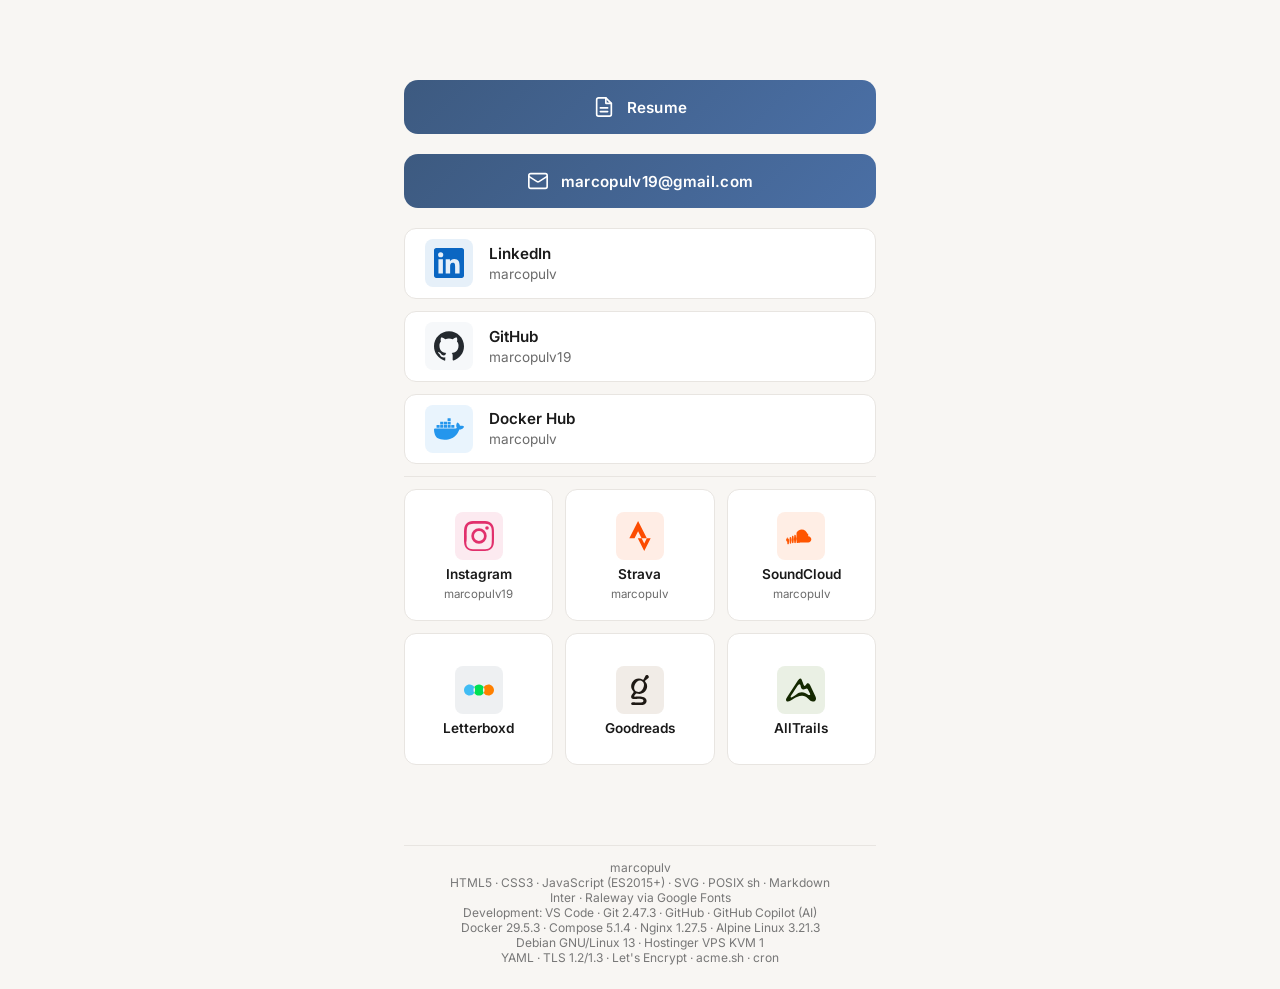
<file: index.html>
<!DOCTYPE html>
<html lang="en">

<head>
  <meta charset="UTF-8">
  <meta name="viewport" content="width=device-width, initial-scale=1.0">
  <title>marcopulv</title>
  <link rel="icon" type="image/png"
    href="[data-uri]">
  <link href="https://fonts.googleapis.com/css2?family=Inter:wght@400;600&display=swap" rel="stylesheet">
  <link rel="stylesheet" href="/style.css">
</head>

<body>
  <main class="page">

    <!-- Resume Banner -->
    <a href="/resume/" class="resume-banner">
      <svg class="resume-icon" width="22" height="22" viewBox="0 0 24 24" fill="none" stroke="currentColor"
        stroke-width="1.8" stroke-linecap="round" stroke-linejoin="round" aria-hidden="true">
        <path d="M14 2H6a2 2 0 0 0-2 2v16a2 2 0 0 0 2 2h12a2 2 0 0 0 2-2V8z" />
        <path d="M14 2v6h6M8 13h8m-8 4h8" />
      </svg>
      <span class="resume-text">Resume</span>
    </a>

    <!-- Email Banner -->
    <a href="mailto:marcopulv19@gmail.com" class="email-banner">
      <svg class="email-icon" width="22" height="22" viewBox="0 0 24 24" fill="none" stroke="currentColor"
        stroke-width="1.8" stroke-linecap="round" stroke-linejoin="round">
        <rect x="2" y="4" width="20" height="16" rx="2" />
        <path d="m22 7-8.97 5.7a1.94 1.94 0 0 1-2.06 0L2 7" />
      </svg>
      <span class="email-text">marcopulv19@gmail.com</span>
    </a>

    <!-- Professional: LinkedIn, GitHub, Docker Hub -->
    <div class="card-list">

      <!-- LinkedIn -->
      <a href="https://www.linkedin.com/in/marcopulv/" target="_blank" class="card card-linkedin">
        <div class="card-icon">
          <svg viewBox="0 0 24 24" fill="currentColor">
            <path
              d="M20.447 20.452h-3.554v-5.569c0-1.328-.027-3.037-1.852-3.037-1.853 0-2.136 1.445-2.136 2.939v5.667H9.351V9h3.414v1.561h.046c.477-.9 1.637-1.85 3.37-1.85 3.601 0 4.267 2.37 4.267 5.455v6.286zM5.337 7.433a2.062 2.062 0 0 1-2.063-2.065 2.064 2.064 0 1 1 2.063 2.065zm1.782 13.019H3.555V9h3.564v11.452zM22.225 0H1.771C.792 0 0 .774 0 1.729v20.542C0 23.227.792 24 1.771 24h20.451C23.2 24 24 23.227 24 22.271V1.729C24 .774 23.2 0 22.222 0h.003z" />
          </svg>
        </div>
        <div class="card-info">
          <span class="card-name">LinkedIn</span>
          <span class="card-handle">marcopulv</span>
        </div>
      </a>

      <!-- GitHub -->
      <a href="https://github.com/marcopulv19" target="_blank" class="card card-github">
        <div class="card-icon">
          <svg viewBox="0 0 24 24" fill="currentColor">
            <path
              d="M12 .297c-6.63 0-12 5.373-12 12 0 5.303 3.438 9.8 8.205 11.385.6.113.82-.258.82-.577 0-.285-.01-1.04-.015-2.04-3.338.724-4.042-1.61-4.042-1.61C4.422 18.07 3.633 17.7 3.633 17.7c-1.087-.744.084-.729.084-.729 1.205.084 1.838 1.236 1.838 1.236 1.07 1.835 2.809 1.305 3.495.998.108-.776.417-1.305.76-1.605-2.665-.3-5.466-1.332-5.466-5.93 0-1.31.465-2.38 1.235-3.22-.135-.303-.54-1.523.105-3.176 0 0 1.005-.322 3.3 1.23.96-.267 1.98-.399 3-.405 1.02.006 2.04.138 3 .405 2.28-1.552 3.285-1.23 3.285-1.23.645 1.653.24 2.873.12 3.176.765.84 1.23 1.91 1.23 3.22 0 4.61-2.805 5.625-5.475 5.92.42.36.81 1.096.81 2.22 0 1.606-.015 2.896-.015 3.286 0 .315.21.69.825.57C20.565 22.092 24 17.592 24 12.297c0-6.627-5.373-12-12-12" />
          </svg>
        </div>
        <div class="card-info">
          <span class="card-name">GitHub</span>
          <span class="card-handle">marcopulv19</span>
        </div>
      </a>

      <!-- Docker Hub -->
      <a href="https://hub.docker.com/u/marcopulv" target="_blank" class="card card-docker">
        <div class="card-icon">
          <svg viewBox="0 0 24 24" fill="currentColor">
            <path
              d="M13.983 11.078h2.119a.186.186 0 0 0 .186-.185V9.006a.186.186 0 0 0-.186-.186h-2.119a.185.185 0 0 0-.185.185v1.888c0 .102.083.185.185.185m-2.954-5.43h2.118a.186.186 0 0 0 .186-.186V3.574a.186.186 0 0 0-.186-.185h-2.118a.185.185 0 0 0-.185.185v1.888c0 .102.082.185.185.186m0 2.716h2.118a.187.187 0 0 0 .186-.186V6.29a.186.186 0 0 0-.186-.185h-2.118a.185.185 0 0 0-.185.185v1.887c0 .102.082.185.185.186m-2.93 0h2.12a.186.186 0 0 0 .184-.186V6.29a.185.185 0 0 0-.185-.185H8.1a.185.185 0 0 0-.185.185v1.887c0 .102.083.185.185.186m-2.964 0h2.119a.186.186 0 0 0 .185-.186V6.29a.185.185 0 0 0-.185-.185H5.136a.186.186 0 0 0-.186.185v1.887c0 .102.084.185.186.186m5.893 2.715h2.118a.186.186 0 0 0 .186-.185V9.006a.186.186 0 0 0-.186-.186h-2.118a.185.185 0 0 0-.185.185v1.888c0 .102.082.185.185.185m-2.93 0h2.12a.185.185 0 0 0 .184-.185V9.006a.185.185 0 0 0-.184-.186h-2.12a.185.185 0 0 0-.184.185v1.888c0 .102.083.185.185.185m-2.964 0h2.119a.185.185 0 0 0 .185-.185V9.006a.185.185 0 0 0-.185-.186H5.136a.186.186 0 0 0-.186.185v1.888c0 .102.084.185.186.185m-2.92 0h2.12a.185.185 0 0 0 .184-.185V9.006a.185.185 0 0 0-.184-.186h-2.12a.186.186 0 0 0-.185.185v1.888c0 .102.083.185.185.185M23.763 9.89c-.065-.051-.672-.51-1.954-.51-.338.001-.676.03-1.01.087-.248-1.7-1.653-2.53-1.716-2.566l-.344-.199-.226.327c-.284.438-.49.922-.612 1.43-.23.97-.09 1.882.403 2.661-.595.332-1.55.413-1.744.42H.751a.751.751 0 0 0-.75.748 11.376 11.376 0 0 0 .692 4.062c.545 1.428 1.355 2.48 2.41 3.124 1.18.723 3.1 1.137 5.275 1.137.983.003 1.963-.086 2.93-.266a12.248 12.248 0 0 0 3.823-1.389c.98-.567 1.86-1.288 2.61-2.136 1.252-1.418 1.998-2.997 2.553-4.4h.221c1.372 0 2.215-.549 2.68-1.009.309-.293.55-.65.707-1.046l.098-.288Z" />
          </svg>
        </div>
        <div class="card-info">
          <span class="card-name">Docker Hub</span>
          <span class="card-handle">marcopulv</span>
        </div>
      </a>

    </div>

    <div class="card-list-divider"></div>

    <!-- Personal: Instagram, Strava, SoundCloud -->
    <div class="card-list">

      <!-- Instagram -->
      <a href="https://www.instagram.com/marcopulv19/" target="_blank" class="card card-instagram">
        <div class="card-icon">
          <svg viewBox="0 0 24 24" fill="currentColor">
            <path
              d="M12 2.163c3.204 0 3.584.012 4.85.07 1.17.054 1.97.24 2.43.403a4.088 4.088 0 0 1 1.523.99 4.088 4.088 0 0 1 .99 1.524c.163.46.349 1.26.403 2.43.058 1.265.07 1.645.07 4.849s-.012 3.584-.07 4.85c-.054 1.17-.24 1.97-.403 2.43a4.088 4.088 0 0 1-.99 1.523 4.088 4.088 0 0 1-1.524.99c-.46.163-1.26.349-2.43.403-1.265.058-1.645.07-4.849.07s-3.584-.012-4.85-.07c-1.17-.054-1.97-.24-2.43-.403a4.088 4.088 0 0 1-1.523-.99 4.088 4.088 0 0 1-.99-1.524c-.163-.46-.349-1.26-.403-2.43C2.175 15.584 2.163 15.204 2.163 12s.012-3.584.07-4.85c.054-1.17.24-1.97.403-2.43a4.088 4.088 0 0 1 .99-1.523A4.088 4.088 0 0 1 5.15 2.636c.46-.163 1.26-.349 2.43-.403C8.845 2.175 9.225 2.163 12 2.163M12 0C8.741 0 8.333.014 7.053.072 5.775.13 4.902.333 4.14.63a5.876 5.876 0 0 0-2.126 1.384A5.876 5.876 0 0 0 .63 4.14C.333 4.902.13 5.775.072 7.053.014 8.333 0 8.741 0 12s.014 3.668.072 4.948c.058 1.277.261 2.15.558 2.913a5.876 5.876 0 0 0 1.384 2.126A5.876 5.876 0 0 0 4.14 23.37c.763.297 1.636.5 2.913.558C8.333 23.986 8.741 24 12 24s3.668-.014 4.948-.072c1.277-.058 2.15-.261 2.913-.558a5.876 5.876 0 0 0 2.126-1.384 5.876 5.876 0 0 0 1.384-2.126c.297-.763.5-1.636.558-2.913.058-1.28.072-1.688.072-4.948s-.014-3.668-.072-4.948c-.058-1.277-.261-2.15-.558-2.913a5.876 5.876 0 0 0-1.384-2.126A5.876 5.876 0 0 0 19.86.63c-.763-.297-1.636-.5-2.913-.558C15.668.014 15.259 0 12 0zm0 5.838a6.162 6.162 0 1 0 0 12.324 6.162 6.162 0 0 0 0-12.324zM12 16a4 4 0 1 1 0-8 4 4 0 0 1 0 8zm6.406-11.845a1.44 1.44 0 1 0 0 2.881 1.44 1.44 0 0 0 0-2.881z" />
          </svg>
        </div>
        <div class="card-info">
          <span class="card-name">Instagram</span>
          <span class="card-handle">marcopulv19</span>
        </div>
      </a>

      <!-- Strava -->
      <a href="https://www.strava.com/athletes/marcopulv" target="_blank" class="card card-strava">
        <div class="card-icon">
          <svg viewBox="0 0 24 24" fill="currentColor">
            <path
              d="M15.387 17.944l-2.089-4.116h-3.065L15.387 24l5.15-10.172h-3.066m-7.008-5.599l2.836 5.598h4.172L10.463 0l-7 13.828h4.169" />
          </svg>
        </div>
        <div class="card-info">
          <span class="card-name">Strava</span>
          <span class="card-handle">marcopulv</span>
        </div>
      </a>

      <!-- SoundCloud -->
      <a href="https://soundcloud.com/marcopulv" target="_blank" class="card card-soundcloud">
        <div class="card-icon">
          <svg viewBox="0 0 24 24" fill="currentColor">
            <path
              d="M11.17 10.155c-.2-.19-.447-.282-.71-.285-.297.003-.563.11-.762.31l-.427 3.528.427 3.535c.199.199.465.307.762.31.282-.003.528-.094.733-.284l.436-3.56-.459-3.554zm-2.023.364c-.21.002-.423.096-.583.272l-.37 3.256.37 3.26c.16.176.373.27.583.272.21-.002.422-.096.582-.272l.375-3.26-.375-3.256zm-1.898.54c-.217.004-.424.113-.563.303l-.333 3.016.333 3.024c.14.19.346.299.563.303.218-.004.425-.113.564-.303l.334-3.024-.334-3.016zm-1.854.724c-.23.003-.432.128-.564.323l-.28 2.693.28 2.7c.132.195.334.32.564.323.23-.003.432-.128.564-.323l.281-2.7-.281-2.693zm-1.84.975c-.244.004-.448.145-.565.352l-.216 2.343.216 2.35c.117.207.32.348.565.352.246-.004.45-.145.566-.352l.217-2.35-.217-2.343zm-1.874 1.157c-.28.005-.5.17-.604.42l-.128 1.922.128 1.93c.105.25.325.415.604.42.278-.005.5-.17.604-.42l.128-1.93-.128-1.922zm-1.845 1.57c-.288-.007-.488.196-.488.196L0 14.805l.38 1.488s.2.203.488.196c.288.007.488-.196.488-.196l.127-1.488-.127-1.488s-.2-.203-.488-.196zm17.925-5.342c-.227 0-.422.054-.613.15-.558-2.023-2.39-3.528-4.576-3.528-1.843 0-3.415 1.054-4.148 2.56v7.354c.245.284.606.463 1.008.463h8.33c1.378 0 2.5-1.122 2.5-2.5 0-1.378-1.122-2.5-2.5-2.5z" />
          </svg>
        </div>
        <div class="card-info">
          <span class="card-name">SoundCloud</span>
          <span class="card-handle">marcopulv</span>
        </div>
      </a>

      <div class="card" style="--brand-color: #202830; --brand-bg: #eef0f2;">
        <div class="card-icon" aria-hidden="true">
          <svg viewBox="0 0 24 24" aria-hidden="true">
            <path fill="#40BCF4" d="M8.224 14.352a4.447 4.447 0 0 1-3.775 2.092C1.992 16.444 0 14.454 0 12s1.992-4.444 4.45-4.444c1.592 0 2.988.836 3.774 2.092-.427.682-.673 1.488-.673 2.352s.246 1.67.673 2.352z" />
            <path fill="#00E054" d="M15.101 12c0-.864.247-1.67.674-2.352-.786-1.256-2.183-2.092-3.775-2.092s-2.989.836-3.775 2.092c.427.682.674 1.488.674 2.352s-.247 1.67-.674 2.352c.786 1.256 2.183 2.092 3.775 2.092s2.989-.836 3.775-2.092A4.42 4.42 0 0 1 15.1 12z" />
            <path fill="#FF8000" d="M19.551 7.556a4.447 4.447 0 0 0-3.775 2.092c.427.682.673 1.488.673 2.352s-.246 1.67-.673 2.352a4.447 4.447 0 0 0 3.775 2.092C22.008 16.444 24 14.454 24 12s-1.992-4.444-4.45-4.444z" />
          </svg>
        </div>
        <div class="card-info">
          <span class="card-name">Letterboxd</span>
        </div>
      </div>

      <div class="card" style="--brand-color: #1e1914; --brand-bg: #f1ece7;">
        <div class="card-icon" aria-hidden="true">
          <svg viewBox="0 0 24 24" fill="currentColor" aria-hidden="true">
            <path d="M17.346.026c.422-.083.859.037 1.179.325.346.284.55.705.557 1.153-.023.457-.247.88-.612 1.156l-2.182 1.748a.601.601 0 0 0-.255.43.52.52 0 0 0 .11.424 5.886 5.886 0 0 1 .832 6.58c-1.394 2.79-4.503 3.99-7.501 2.927a.792.792 0 0 0-.499-.01c-.224.07-.303.18-.453.383l-.014.02-.941 1.254s-.792.985.457.935c3.027-.119 3.817-.119 5.439-.01 2.641.18 3.806 1.903 3.806 3.275 0 1.623-1.036 3.383-3.809 3.383a117.46 117.46 0 0 0-5.517-.03c-.31.005-.597.013-.835.02-.228.006-.41.011-.52.011-.712 0-1.648-.186-1.66-1.068-.008-.729.624-1.12 1.11-1.172.43-.045.815.007 1.24.064.252.034.518.07.815.088.185.011.366.025.552.038.53.038 1.102.08 1.926.087.427.005.759.01 1.025.015.695.012.941.016 1.28-.015 1.248-.112 1.832-.61 1.832-1.376 0-.805-.584-1.264-1.698-1.414-1.564-.213-2.33-.163-3.72-.074a87.66 87.66 0 0 1-1.669.095c-.608.029-2.449.026-2.682-1.492-.053-.416-.073-1.116.807-2.325l.75-1.003c.36-.49.582-.898.053-1.559 0 0-.39-.468-.52-.638-1.215-1.587-1.512-4.08-.448-6.114 1.577-3.011 5.4-4.26 8.37-2.581.253.143.438.203.655.163.201-.032.27-.167.363-.344.02-.04.042-.082.067-.126.004-.01.241-.465.535-1.028l.734-1.41a1.493 1.493 0 0 1 1.041-.785ZM9.193 13.243c1.854.903 3.912.208 5.254-2.47 1.352-2.699.827-5.11-1.041-6.023C10.918 3.537 8.81 5.831 8.017 7.41c-1.355 2.698-.717 4.886 1.147 5.818Z" />
          </svg>
        </div>
        <div class="card-info">
          <span class="card-name">Goodreads</span>
        </div>
      </div>

      <div class="card" style="--brand-color: #142800; --brand-bg: #eaf0e4;">
        <div class="card-icon" aria-hidden="true">
          <svg viewBox="0 0 24 24" fill="currentColor" aria-hidden="true">
            <path d="M19.441 8.451c-.653-1.247-1.158-1.841-1.813-1.841-.731 0-1.053.387-1.494 1.079-.357.464-.7 1.1-1.273 1.036-.604-.063-.954-1.491-1.41-2.686-.625-1.63-.985-3.322-2.024-3.322-.593 0-1.111.54-1.915 1.747l-8.301 12.73c-.954 1.593-1.753 2.704-.742 3.748 1.187 1.142 3.975-.857 5.883-2.063 1.908-1.205 3.859-2.38 6.615-2.316 3.71.085 5.512 3.808 7.76 4.516 1.526.487 2.926-.074 3.223-1.65.174-.866-.129-1.707-.547-2.604zm-.254 7.467c-.753.56-1.803-.339-2.481-.72-.72-.401-1.94-1.364-4.124-1.332-1.78.021-2.745.687-3.805 1.407-2.3 1.565-4.379 3.384-4.972 2.443-.382-.603.646-1.809 3.063-5.574 1.718-2.676 2.927-4.813 3.785-4.813.948 0 1 .93 1.145 1.883.272 1.518 1.014 2.308 1.978 2.433 1.08.146 2.014-.76 2.756-.751.693.014 1.15 1.018 1.722 2.065.725 1.301 1.482 2.546.933 2.959z" />
          </svg>
        </div>
        <div class="card-info">
          <span class="card-name">AllTrails</span>
        </div>
      </div>

    </div>
  </main>

  <footer class="site-footer">
    <span>marcopulv</span><br>
    <span>HTML5 &middot; CSS3 &middot; JavaScript (ES2015+) &middot; SVG &middot; POSIX sh &middot; Markdown</span><br>
    <span>Inter &middot; Raleway via Google Fonts</span><br>
    <span>Development: VS Code &middot; Git 2.47.3 &middot; GitHub &middot; GitHub Copilot (AI)</span><br>
    <span>Docker 29.5.3 &middot; Compose 5.1.4 &middot; Nginx 1.27.5 &middot; Alpine Linux 3.21.3</span><br>
    <span>Debian GNU/Linux 13 &middot; Hostinger VPS KVM 1</span><br>
    <span>YAML &middot; TLS 1.2/1.3 &middot; Let&apos;s Encrypt &middot; acme.sh &middot; cron</span>
  </footer>

</body>

</html>
</file>
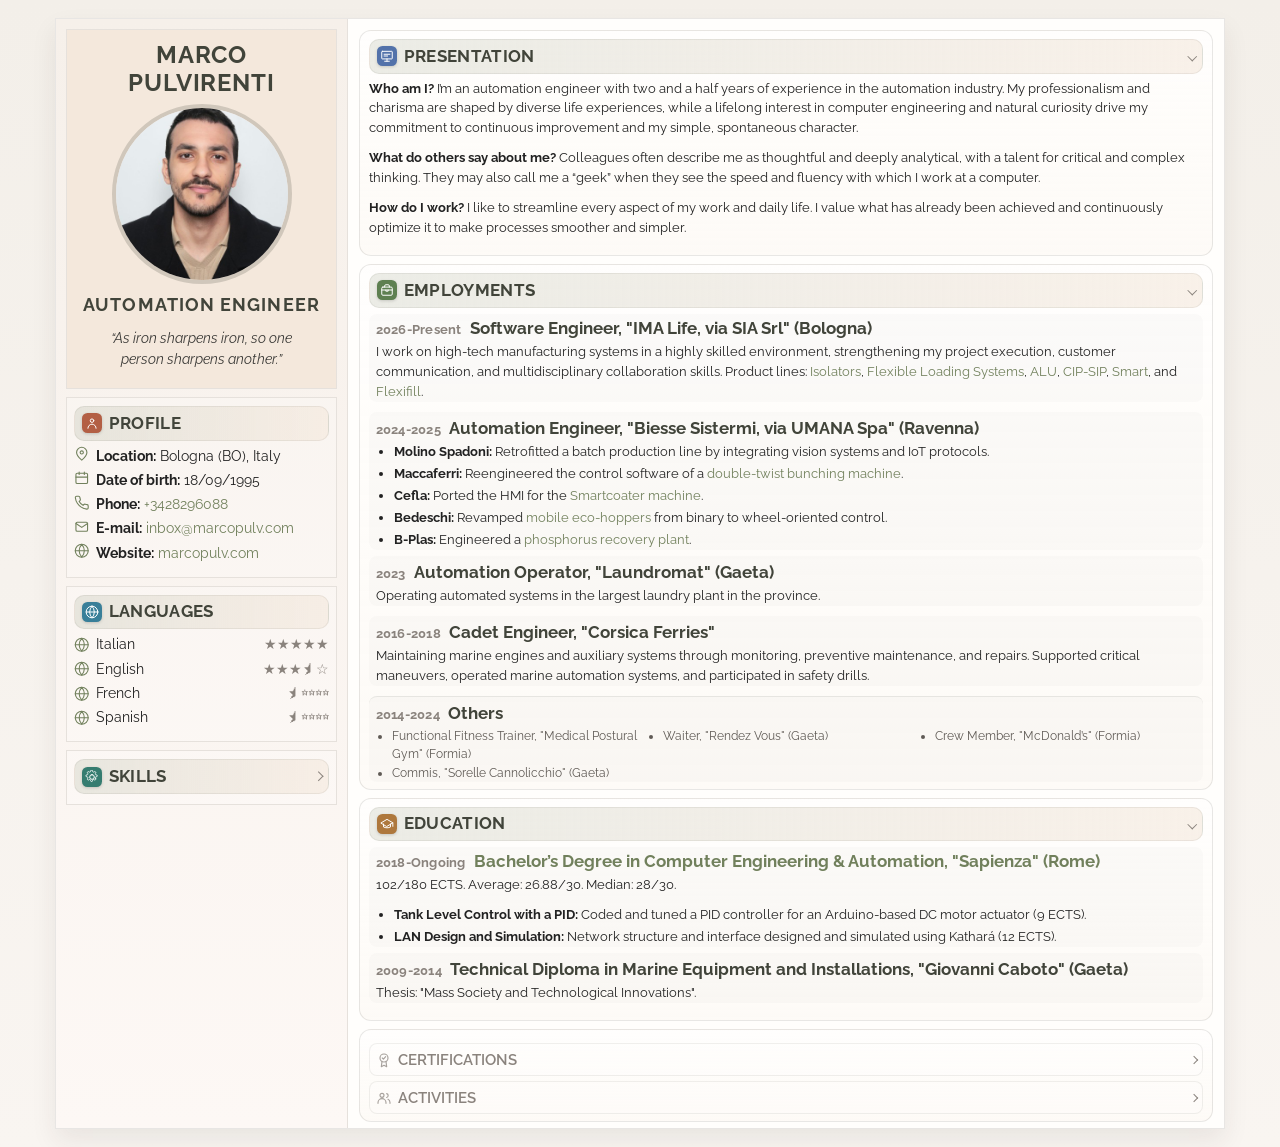
<file: resume/index.html>
<!DOCTYPE html>
<html lang="en">
  <head>
    <meta charset="UTF-8" />
    <meta name="viewport" content="width=device-width, initial-scale=1.0" />
    <title>Marco Pulvirenti | Resume</title>
    <meta name="description" content="Professional resume of Marco Pulvirenti" />
    <link rel="preconnect" href="https://fonts.googleapis.com" />
    <link rel="preconnect" href="https://fonts.gstatic.com" crossorigin />
    <link href="https://fonts.googleapis.com/css2?family=Raleway:wght@300;400;500;600;700;800&display=swap" rel="stylesheet" />
    <link rel="stylesheet" href="style.css" />
    <link rel="icon" type="image/svg+xml" href="../icon.svg" />
  </head>
  <body>
    <div class="page-shell">
      <div class="resume-layout">
        <aside class="sidebar">
          <section class="card portrait-card">
            <h1>MARCO<br />PULVIRENTI</h1>
            <div class="portrait-wrap">
              <img src="../portrait.jpg" alt="Marco Pulvirenti portrait" />
            </div>
            <h2>AUTOMATION ENGINEER</h2>
            <blockquote>
              “As iron sharpens iron, so one person sharpens another.”
            </blockquote>
          </section>

          <section class="card info-card">
            <div class="section-heading">
              <svg class="section-icon section-icon--profile" viewBox="0 0 24 24" aria-hidden="true"><circle cx="12" cy="8" r="3" /><path d="M5 21a7 7 0 0 1 14 0" /></svg>
              <h3>PROFILE</h3>
            </div>
            <ul class="profile-list">
              <li>
                <svg class="profile-icon" viewBox="0 0 24 24" aria-hidden="true"><path d="M20 10c0 5-8 12-8 12S4 15 4 10a8 8 0 1 1 16 0Z" /><circle cx="12" cy="10" r="2.5" /></svg>
                <span><strong>Location:</strong> Bologna (BO), Italy</span>
              </li>
              <li>
                <svg class="profile-icon" viewBox="0 0 24 24" aria-hidden="true"><rect x="3" y="5" width="18" height="16" rx="2" /><path d="M16 3v4M8 3v4M3 11h18" /></svg>
                <span><strong>Date of birth:</strong> 18/09/1995</span>
              </li>
              <li>
                <svg class="profile-icon" viewBox="0 0 24 24" aria-hidden="true"><path d="M22 16.9v3a2 2 0 0 1-2.2 2 19.8 19.8 0 0 1-8.6-3.1 19.4 19.4 0 0 1-6-6A19.8 19.8 0 0 1 2.1 4.2 2 2 0 0 1 4.1 2h3a2 2 0 0 1 2 1.7c.1 1 .4 2 .7 2.9a2 2 0 0 1-.5 2.1L8 10a16 16 0 0 0 6 6l1.3-1.3a2 2 0 0 1 2.1-.5c.9.3 1.9.6 2.9.7a2 2 0 0 1 1.7 2Z" /></svg>
                <span><strong>Phone:</strong> <a href="tel:+3428296088">+3428296088</a></span>
              </li>
              <li>
                <svg class="profile-icon" viewBox="0 0 24 24" aria-hidden="true"><rect x="3" y="5" width="18" height="14" rx="2" /><path d="m3 7 9 6 9-6" /></svg>
                <span><strong>E-mail:</strong> <a href="mailto:inbox@marcopulv.com">inbox@marcopulv.com</a></span>
              </li>
              <li>
                <svg class="profile-icon" viewBox="0 0 24 24" aria-hidden="true"><circle cx="12" cy="12" r="10" /><path d="M2 12h20M12 2a15.3 15.3 0 0 1 4 10 15.3 15.3 0 0 1-4 10 15.3 15.3 0 0 1-4-10 15.3 15.3 0 0 1 4-10Z" /></svg>
                <span><strong>Website:</strong> <a href="https://marcopulv.com" target="_blank" rel="noreferrer">marcopulv.com</a></span>
              </li>
            </ul>
          </section>

          <section class="card info-card">
            <div class="section-heading">
              <svg class="section-icon section-icon--languages" viewBox="0 0 24 24" aria-hidden="true"><circle cx="12" cy="12" r="10" /><path d="M2 12h20M12 2a15.3 15.3 0 0 1 4 10 15.3 15.3 0 0 1-4 10 15.3 15.3 0 0 1-4-10 15.3 15.3 0 0 1 4-10Z" /></svg>
              <h3>LANGUAGES</h3>
            </div>
            <ul class="compact-list">
              <li><span class="language-name"><svg class="language-icon" viewBox="0 0 24 24" aria-hidden="true"><circle cx="12" cy="12" r="10" /><path d="M2 12h20M12 2a15.3 15.3 0 0 1 4 10 15.3 15.3 0 0 1-4 10 15.3 15.3 0 0 1-4-10 15.3 15.3 0 0 1 4-10Z" /></svg>Italian</span><span class="language-rating" aria-label="5 out of 5">★★★★★</span></li>
              <li><span class="language-name"><svg class="language-icon" viewBox="0 0 24 24" aria-hidden="true"><circle cx="12" cy="12" r="10" /><path d="M2 12h20M12 2a15.3 15.3 0 0 1 4 10 15.3 15.3 0 0 1-4 10 15.3 15.3 0 0 1-4-10 15.3 15.3 0 0 1 4-10Z" /></svg>English</span><span class="language-rating" aria-label="3.5 out of 5">★★★⯨☆</span></li>
              <li><span class="language-name"><svg class="language-icon" viewBox="0 0 24 24" aria-hidden="true"><circle cx="12" cy="12" r="10" /><path d="M2 12h20M12 2a15.3 15.3 0 0 1 4 10 15.3 15.3 0 0 1-4 10 15.3 15.3 0 0 1-4-10 15.3 15.3 0 0 1 4-10Z" /></svg>French</span><span class="language-rating" aria-label="0.5 out of 5">⯨☆☆☆☆</span></li>
              <li><span class="language-name"><svg class="language-icon" viewBox="0 0 24 24" aria-hidden="true"><circle cx="12" cy="12" r="10" /><path d="M2 12h20M12 2a15.3 15.3 0 0 1 4 10 15.3 15.3 0 0 1-4 10 15.3 15.3 0 0 1-4-10 15.3 15.3 0 0 1 4-10Z" /></svg>Spanish</span><span class="language-rating" aria-label="0.5 out of 5">⯨☆☆☆☆</span></li>
            </ul>
          </section>

          <details class="card info-card">
            <summary class="section-heading">
              <svg class="section-icon section-icon--hard-skills" viewBox="0 0 24 24" aria-hidden="true"><path d="M12 8a4 4 0 1 0 0 8 4 4 0 0 0 0-8Z" /><path d="m19.4 15 .1.1a2 2 0 0 1-2.8 2.8l-.1-.1a2 2 0 0 0-3.4 1.4v.2a2 2 0 0 1-4 0v-.2a2 2 0 0 0-3.4-1.4l-.1.1a2 2 0 0 1-2.8-2.8l.1-.1a2 2 0 0 0-1.4-3.4h-.2a2 2 0 0 1 0-4h.2a2 2 0 0 0 1.4-3.4l-.1-.1a2 2 0 0 1 2.8-2.8l.1.1a2 2 0 0 0 3.4-1.4v-.2a2 2 0 0 1 4 0v.2a2 2 0 0 0 3.4 1.4l.1-.1a2 2 0 0 1 2.8 2.8l-.1.1a2 2 0 0 0 1.4 3.4h.2a2 2 0 0 1 0 4h-.2a2 2 0 0 0-1.4 3.4Z" transform="translate(2 2) scale(.83)" /></svg>
              <h3>SKILLS</h3>
            </summary>

            <div class="skill-block">
              <h4>Automation Engineering</h4>
              <ul>
                <li><strong>PLC / DCS:</strong> SFC programming; CODESYS, TIA Portal, STEP7, Studio 5000 Logix Designer, B&amp;R Automation Studio</li>
                <li><strong>HMI / SCADA:</strong> FactoryTalk Optix</li>
                <li><strong>Hardware:</strong> EPLAN, P&amp;ID analysis, Pneumatic Diagrams</li>
                <li><strong>IoT:</strong> NodeRED, n8n, Home Assistant, Arduino UNO Q, Raspberry Pi 5</li>
                <li><strong>Motion Control:</strong> ABB, Lenze, SINAMICS Drives, Encoders</li>
                <li><strong>Control Systems:</strong> LTI System Analysis, Modeling, Control and Simulation; Automata Theory (finite-State Machines and Petri Nets); Real-time Scheduling</li>
                <li><strong>Other Relevant Interests:</strong> Simulink, Control Toolbox, MATLAB Stateflow</li>
                <li><strong>Safety:</strong> Placeholder</li>
                <li><strong>Robotics:</strong> Placeholder</li>
              </ul>
            </div>

            <div class="skill-block">
              <h4>Project Engineering</h4>
              <ul>
                <li><strong>Project &amp; Knowledge Management:</strong> PARA, CODE, Zettelkasten, Progressive Summarization</li>
                <li><strong>Lean &amp; Process Improvement:</strong> Kaizen, PDCA, Poka-yoke, 5S, Kanban</li>
                <li><strong>Planning &amp; Productivity:</strong> Eisenhower Matrix, GTD, Timeblocking</li>
                <li><strong>Goals &amp; Problem Solving:</strong> OKR, SMART, 6W1H</li>
              </ul>
            </div>

            <div class="skill-block">
              <h4>Software Engineering</h4>
              <ul>
                <li><strong>Development:</strong> C, Java, Python, Bash, HTML, CSS, JavaScript, JSON, ASM (x86-64)</li>
                <li><strong>Design &amp; Theory:</strong> UML class, state and activity diagrams; object- and event-oriented programming; software computability and complexity analysis</li>
                <li><strong>Database:</strong> MySQL</li>
                <li><strong>DevOps:</strong> Docker, Git, Semantic Versioning, Conventional Commits</li>
                <li><strong>Cybersecurity:</strong> Kali Linux, Wireshark, Nmap</li>
              </ul>
            </div>

            <div class="skill-block">
              <h4>Networking</h4>
              <ul>
                <li><strong>Main Protocols:</strong> IP, TCP, UDP, ARP, ICMP</li>
                <li><strong>Routing Protocols:</strong> OSPF, BGP, RIP, STP</li>
                <li><strong>Application Protocols:</strong> HTTP, SSH, DNS, DHCP, SNMP, FTP</li>
                <li><strong>Industrial Protocols:</strong> PROFINET, CANopen (CiA 301), POWERLINK, IEC 61131-3</li>
              </ul>
            </div>

            <div class="skill-block">
              <h4>Office</h4>
              <ul>
                <li><strong>Productivity &amp; Collaboration:</strong> OneNote, Outlook, Teams, Calendar, To Do, Whiteboard</li>
                <li><strong>Office Suite:</strong> Word, Excel, PowerPoint</li>
                <li><strong>AI &amp; Utilities:</strong> Copilot, PowerToys, Terminal</li>
              </ul>
            </div>
          </details>
        </aside>

        <main class="content">
          <details class="panel" open>
            <summary class="section-heading">
              <svg class="section-icon section-icon--presentation" viewBox="0 0 24 24" aria-hidden="true"><rect x="3" y="4" width="18" height="13" rx="1" /><path d="M8 21h8M12 17v4M7 9h10M7 12h6" /></svg>
              <h3>PRESENTATION</h3>
            </summary>
            <p>
              <strong>Who am I?</strong> I’m an automation engineer with two and a half years of experience in the automation industry. My professionalism and charisma are shaped by diverse life experiences, while a lifelong interest in computer engineering and natural curiosity drive my commitment to continuous improvement and my simple, spontaneous character.
            </p>
            <p>
              <strong>What do others say about me?</strong> Colleagues often describe me as thoughtful and deeply analytical, with a talent for critical and complex thinking. They may also call me a “geek” when they see the speed and fluency with which I work at a computer.
            </p>
            <p>
              <strong>How do I work?</strong> I like to streamline every aspect of my work and daily life. I value what has already been achieved and continuously optimize it to make processes smoother and simpler.
            </p>
          </details>

          <details class="panel" open>
            <summary class="section-heading">
              <svg class="section-icon section-icon--employment" viewBox="0 0 24 24" aria-hidden="true"><rect x="3" y="7" width="18" height="14" rx="2" /><path d="M8 7V5a2 2 0 0 1 2-2h4a2 2 0 0 1 2 2v2M3 12h18M10 12v2h4v-2" /></svg>
              <h3>EMPLOYMENTS</h3>
            </summary>

            <article class="entry">
              <div class="entry-header">
                <span class="year">2026-Present</span>
                <h4>Software Engineer, "IMA Life, via SIA Srl" (Bologna)</h4>
              </div>
              <p>I work on high-tech manufacturing systems in a highly skilled environment, strengthening my project execution, customer communication, and multidisciplinary collaboration skills. Product lines: <a href="https://imagroup.com/machines/isolator-system/" target="_blank" rel="noreferrer">Isolators</a>, <a href="https://imagroup.com/machines/flexible-loading-systems/" target="_blank" rel="noreferrer">Flexible Loading Systems</a>, <a href="https://imagroup.com/machines/alu-series/" target="_blank" rel="noreferrer">ALU</a>, <a href="https://imagroup.com/machines/cip-sip/" target="_blank" rel="noreferrer">CIP-SIP</a>, <a href="https://imagroup.com/machines/smart-series/" target="_blank" rel="noreferrer">Smart</a>, and <a href="https://imagroup.com/machines/flexifill-series/" target="_blank" rel="noreferrer">Flexifill</a>.</p>
            </article>

            <article class="entry">
              <div class="entry-header">
                <span class="year">2024-2025</span>
                <h4>Automation Engineer, "Biesse Sistermi, via UMANA Spa" (Ravenna)</h4>
              </div>
              <ul>
                <li><strong>Molino Spadoni:</strong> Retrofitted a batch production line by integrating vision systems and IoT protocols.</li>
                <li><strong>Maccaferri:</strong> Reengineered the control software of a <a href="https://www.maccaferri.com/products/netting" target="_blank" rel="noreferrer">double-twist bunching machine</a>.</li>
                <li><strong>Cefla:</strong> Ported the HMI for the <a href="https://www.ceflafinishing.com/en/products/smartcoater-pro" target="_blank" rel="noreferrer">Smartcoater machine</a>.</li>
                <li><strong>Bedeschi:</strong> Revamped <a href="https://www.bedeschi.com/2022/08/bedeschi-mobile-eco-hopper-being-tested/" target="_blank" rel="noreferrer">mobile eco-hoppers</a> from binary to wheel-oriented control.</li>
                <li><strong>B-Plas:</strong> Engineered a <a href="https://www.b-plas.it/b-fos/" target="_blank" rel="noreferrer">phosphorus recovery plant</a>.</li>
              </ul>
            </article>

            <article class="entry">
              <div class="entry-header">
                <span class="year">2023</span>
                <h4>Automation Operator, "Laundromat" (Gaeta)</h4>
              </div>
              <p>Operating automated systems in the largest laundry plant in the province.</p>
            </article>

            <article class="entry">
              <div class="entry-header">
                <span class="year">2016-2018</span>
                <h4>Cadet Engineer, "Corsica Ferries"</h4>
              </div>
              <p>Maintaining marine engines and auxiliary systems through monitoring, preventive maintenance, and repairs. Supported critical maneuvers, operated marine automation systems, and participated in safety drills.</p>
            </article>

            <article class="entry other-experiences">
              <div class="entry-header">
                <span class="year">2014-2024</span>
                <h4>Others</h4>
              </div>
              <ul class="other-experience-list">
                <li>Functional Fitness Trainer, "Medical Postural Gym" (Formia)</li>
                <li>Waiter, "Rendez Vous" (Gaeta)</li>
                <li>Crew Member, "McDonald’s" (Formia)</li>
                <li>Commis, "Sorelle Cannolicchio" (Gaeta)</li>
              </ul>
            </article>
          </details>

          <details class="panel" open>
            <summary class="section-heading">
              <svg class="section-icon section-icon--education" viewBox="0 0 24 24" aria-hidden="true"><path d="m2 10 10-6 10 6-10 6zM6 12v5c3 2 9 2 12 0v-5M22 10v6" /></svg>
              <h3>EDUCATION</h3>
            </summary>

            <article class="entry">
              <div class="entry-header">
                <span class="year">2018-Ongoing</span>
                <h4><a href="university-exams.pdf" target="_blank" rel="noreferrer">Bachelor’s Degree in Computer Engineering &amp; Automation, "Sapienza" (Rome)</a></h4>
              </div>
              <p>102/180 ECTS. Average: 26.88/30. Median: 28/30.</p>
              <ul>
                <li><strong>Tank Level Control with a PID:</strong> Coded and tuned a PID controller for an Arduino-based DC motor actuator (9 ECTS).</li>
                <li><strong>LAN Design and Simulation:</strong> Network structure and interface designed and simulated using Kathará (12 ECTS).</li>
              </ul>
            </article>

            <article class="entry">
              <div class="entry-header">
                <span class="year">2009-2014</span>
                <h4>Technical Diploma in Marine Equipment and Installations, "Giovanni Caboto" (Gaeta)</h4>
              </div>
              <p>Thesis: "Mass Society and Technological Innovations".</p>
            </article>
          </details>

          <div class="panel additional-panel">
            <details class="subsection-panel">
              <summary class="subsection-heading">
                <svg class="subsection-icon" viewBox="0 0 24 24" aria-hidden="true"><circle cx="12" cy="9" r="6" /><path d="m9 14-1 8 4-2 4 2-1-8M9.5 9l1.7 1.7L14.5 7" /></svg>
                <h4>CERTIFICATIONS</h4>
              </summary>

              <article class="entry">
                <div class="entry-header">
                  <span class="year">2024-2025</span>
                  <h4>Professional Courses, "Biesse Sistemi" (Ravenna)</h4>
                </div>
                <p>Industrial Automation Technician, Work Phases, General &amp; Specific Safety Training, Working at Height, Electrical Operator PES/PAV/PEI.</p>
              </article>

              <article class="entry">
                <div class="entry-header">
                  <span class="year">2024-2025</span>
                  <h4>Various Online Training, "Udemy"</h4>
                </div>
                <p>PLC Programming basics with CODESYS; Mathematical Analysis.</p>
              </article>

              <article class="entry">
                <div class="entry-header">
                  <span class="year">2021</span>
                  <h4><a href="java-full-stack-developer.pdf" target="_blank" rel="noreferrer">Java Full Stack Developer Course, "Skill Factory"</a></h4>
                </div>
              </article>

              <article class="entry">
                <div class="entry-header">
                  <span class="year">2021</span>
                  <h4><a href="cybersecurity-academy.pdf" target="_blank" rel="noreferrer">Cybersecurity Academy, "CyberCamp"</a></h4>
                </div>
              </article>
            </details>

            <details class="subsection-panel">
              <summary class="subsection-heading">
                <svg class="subsection-icon" viewBox="0 0 24 24" aria-hidden="true"><circle cx="9" cy="8" r="3" /><path d="M3 20v-1a6 6 0 0 1 12 0v1M16 5.5a3 3 0 0 1 0 5.8M18 14a5 5 0 0 1 3 4.6V20" /></svg>
                <h4>ACTIVITIES</h4>
              </summary>

              <article class="entry">
                <div class="entry-header">
                  <span class="year">2025</span>
                  <h4>Tournament &amp; Games Animator, "CEC Poggiale" (Monzuno)</h4>
                </div>
                <p>Organized and refereed tournaments and games for children at the summer camp.</p>
              </article>

              <article class="entry">
                <div class="entry-header">
                  <span class="year">2025</span>
                  <h4>Participant, "SPS Italia" (Parma)</h4>
                </div>
                <p>Explored industrial applications of LLMs and AI with sector professionals.</p>
              </article>

              <article class="entry">
                <div class="entry-header">
                  <span class="year">2025</span>
                  <h4>Brief Teaching Session (8 hours) in Professional Training Course</h4>
                </div>
                <p>Introduction to Industrial Automation, Programming and Electrical Instrumentation.</p>
              </article>

              <article class="entry">
                <div class="entry-header">
                  <span class="year">2010</span>
                  <h4>Software Developer, "Easy Modder"</h4>
                </div>
                <p>Created a Visual Basic application for custom Sony PSP firmware installation, downloaded by thousands of users worldwide.</p>
              </article>
            </details>
          </div>
        </main>
      </div>
    </div>
  </body>
</html>
</file>
<file: style.css>
/* --- Reset --- */
* {
  margin: 0;
  padding: 0;
  box-sizing: border-box;
}

/* --- Base --- */
body {
  font-family: 'Inter', sans-serif;
  background: #f8f6f3;
  color: #1a1a1a;
  -webkit-font-smoothing: antialiased;
}

a {
  color: inherit;
  text-decoration: none;
}

/* --- Layout --- */
.page {
  max-width: 520px;
  margin: 0 auto;
  padding: 5rem 1.5rem;
}

/* --- Action Banner --- */
.email-banner,
.resume-banner,
.home-banner {
  display: flex;
  align-items: center;
  justify-content: center;
  gap: .75rem;
  padding: 1rem 1.5rem;
  margin-bottom: 1.25rem;
  border-radius: 14px;
  background: linear-gradient(135deg, #3d5a80, #4a6fa5);
  color: #fff;
  transition: transform .3s, box-shadow .3s;
}

.email-banner[hidden],
.resume-banner[hidden],
.home-banner[hidden] {
  display: none;
}

.email-banner:hover,
.resume-banner:hover,
.home-banner:hover {
  transform: translateY(-2px);
  box-shadow: 0 8px 24px rgba(61, 90, 128, .35);
}

.email-banner svg.email-icon,
.resume-banner svg.resume-icon,
.home-banner svg.home-icon {
  width: 22px;
  height: 22px;
  min-width: 22px;
  max-width: 22px;
  flex-shrink: 0;
  display: block;
}

.email-text,
.resume-text,
.home-text {
  font-size: .95rem;
  font-weight: 600;
  letter-spacing: .02em;
}

.card-list {
  display: flex;
  flex-direction: column;
  gap: .75rem;
}

.card-list-divider + .card-list {
  display: grid;
  grid-template-columns: minmax(0, 1fr);
  gap: .75rem;
}

@media (min-width: 600px) {
  .card-list-divider + .card-list {
    grid-template-columns: repeat(2, minmax(0, 1fr));
  }
}

@media (min-width: 1024px) {
  .card-list-divider + .card-list {
    grid-template-columns: repeat(3, minmax(0, 1fr));
  }
}

.card-list-divider + .card-list .card {
  position: relative;
  min-width: 0;
  height: 132px;
  flex-direction: column;
  justify-content: center;
  gap: .4rem;
  padding: .75rem .45rem .55rem;
  text-align: center;
}

.card-list-divider + .card-list .card-info {
  flex: 0 1 auto;
  min-width: 0;
}

.card-list-divider + .card-list .card-name,
.card-list-divider + .card-list .card-handle {
  overflow-wrap: anywhere;
}

.card-list-divider + .card-list .card-name {
  font-size: .85rem;
}

.card-list-divider + .card-list .card-handle {
  font-size: .72rem;
}

/* --- Section divider --- */
.card-list-divider {
  height: 1px;
  background: #e8e5e1;
  margin: .75rem 0;
}


/* --- Card --- */
.card {
  display: flex;
  align-items: center;
  gap: 1rem;
  padding: .65rem 1.25rem;
  border: 1px solid #e8e5e1;
  border-radius: 12px;
  background: #fff;
  transition: .3s;
}

.card:hover {
  transform: translateY(-2px);
  box-shadow: 0 6px 20px rgba(0, 0, 0, .06);
  border-color: var(--brand-color, #3d5a80);
}

/* --- Icon box --- */
.card-icon {
  width: 48px;
  height: 48px;
  display: grid;
  place-items: center;
  background: var(--brand-bg, #e0ebf5);
  border-radius: 8px;
  color: var(--brand-color, #3d5a80);
  flex-shrink: 0;
  transition: .3s;
}

.card-icon svg {
  width: 30px;
  height: 30px;
}

.card:hover .card-icon {
  background: var(--brand-color, #3d5a80);
  color: #fff;
}

.card-list-divider + .card-list div.card:hover {
  transform: none;
  box-shadow: none;
  border-color: #e8e5e1;
}

.card-list-divider + .card-list div.card:hover .card-icon {
  background: var(--brand-bg, #e0ebf5);
  color: var(--brand-color, #3d5a80);
}

/* --- Text --- */
.card-info {
  flex: 1;
}

.card-name {
  display: block;
  font-weight: 600;
  font-size: 0.95rem;
}

.card-handle {
  font-size: .85rem;
  color: #6b6b6b;
}

/* --- Brand Colors --- */
.card-linkedin { --brand-color: #0a66c2; --brand-bg: #e6f0f9; }
.card-github { --brand-color: #24292e; --brand-bg: #f6f8fa; }
.card-docker { --brand-color: #2496ed; --brand-bg: #e9f4fd; }
.card-instagram { --brand-color: #e1306c; --brand-bg: #fceaf0; }
.card-strava { --brand-color: #fc4c02; --brand-bg: #ffede5; }
.card-soundcloud { --brand-color: #ff5500; --brand-bg: #ffeee5; }

/* --- Footer --- */
.site-footer {
  width: min(100% - 3rem, 472px);
  margin: 0 auto 1.5rem;
  padding-top: .85rem;
  border-top: 1px solid #e8e5e1;
  color: #777;
  font-size: .75rem;
  text-align: center;
}
</file>
<file: resume/style.css>
:root {
  --navy: #41443a;
  --light-gray: #e6e1dc;
  --panel-cream: #fffdfb;
  --panel-rose: #f4e8dc;
  --link: #71805c;
  --link-hover: #566646;
  --text: #222222;
  --muted: #8a837d;
  --shadow: rgba(45, 43, 36, 0.08);
}

* { box-sizing: border-box; }

html {
  font-size: 62.5%;
}

body {
  margin: 0;
  font-family: "Raleway", "Helvetica Neue", Arial, sans-serif;
  background: linear-gradient(180deg, #f3efe9 0%, #f9f5f1 100%);
  color: var(--text);
  line-height: 1.5;
}

img {
  max-width: 100%;
  display: block;
}

ul, ol {
  margin: 0;
  padding-left: 1.8rem;
}

li {
  margin-bottom: 0.2rem;
}

p {
  margin: 0 0 1rem;
}

.page-shell {
  width: 100%;
  min-height: 100vh;
  padding: 18px;
}

.resume-layout {
  max-width: 1170px;
  margin: 0 auto;
  display: grid;
  grid-template-columns: 25% 75%;
  border: 1px solid rgba(65, 68, 58, 0.12);
  background: var(--panel-cream);
  box-shadow: 0 12px 24px var(--shadow);
}

.sidebar {
  background: linear-gradient(180deg, #f6f0ea 0%, #fdf8f5 100%);
  border-right: 1px solid var(--light-gray);
  padding: 1rem 1rem 0.6rem;
}

.content {
  padding: 1.1rem 1.1rem 0.6rem;
  background: rgba(255,255,255,0.25);
}

.card {
  border: 1px solid var(--light-gray);
  background: rgba(255,255,255,0.18);
  padding: 0.8rem 0.7rem 1rem;
  margin-bottom: 0.8rem;
}

.card:last-child {
  margin-bottom: 0;
}

.portrait-card {
  background: var(--panel-rose);
  text-align: center;
  padding-top: 1.1rem;
}

.portrait-card h1 {
  margin: 0;
  font-size: 2.4rem;
  line-height: 1.15;
  letter-spacing: 0.04em;
  color: var(--navy);
}

.portrait-wrap {
  display: flex;
  justify-content: center;
  margin: 0.8rem 0 0.7rem;
}

.portrait-wrap img {
  width: 180px;
  border-radius: 50%;
  border: 4px solid rgba(65, 68, 58, 0.2);
  object-fit: cover;
}

.portrait-card h2 {
  margin: 0;
  font-size: 1.8rem;
  font-weight: 700;
  color: var(--navy);
  letter-spacing: 0.06em;
}

blockquote {
  margin: 1rem auto 0.8rem;
  max-width: 22rem;
  font-style: italic;
  color: #3c3b38;
  font-size: 1.4rem;
  line-height: 1.5;
}

.subline {
  margin: 0;
  font-size: 1.25rem;
  color: var(--text);
}

.section-heading {
  display: flex;
  align-items: center;
  gap: 0.7rem;
  margin-bottom: 0.5rem;
  background: linear-gradient(90deg, rgba(116, 128, 92, 0.14), rgba(244, 232, 220, 0.6));
  border: 1px solid rgba(65, 68, 58, 0.08);
  border-radius: 10px;
  padding: 0.35rem 0.65rem;
}

summary.section-heading {
  cursor: pointer;
  list-style: none;
  user-select: none;
}

summary.section-heading::-webkit-details-marker {
  display: none;
}

summary.section-heading::after {
  content: "";
  width: 0.55rem;
  height: 0.55rem;
  margin-left: auto;
  border-right: 1px solid var(--muted);
  border-bottom: 1px solid var(--muted);
  transform: rotate(45deg);
  transition: transform 160ms ease;
}

details:not([open]) > summary.section-heading {
  margin-bottom: 0;
}

details:not([open]) > summary.section-heading::after {
  transform: rotate(-45deg);
}

.section-icon {
  width: 2rem;
  height: 2rem;
  flex: 0 0 2rem;
  padding: 0.3rem;
  border-radius: 0.55rem;
  fill: none;
  stroke: #fff;
  stroke-linecap: round;
  stroke-linejoin: round;
  stroke-width: 1.7;
  color: #fff;
  box-shadow: 0 1px 3px rgba(34, 34, 34, 0.18);
}

.section-icon--profile {
  background-color: #b35f44;
}

.section-icon--languages {
  background-color: #397f99;
}

.section-icon--soft-skills {
  background-color: #8062a8;
}

.section-icon--hard-skills {
  background-color: #357c70;
}

.section-icon--presentation {
  background-color: #5272aa;
}

.section-icon--employment {
  background-color: #5e8051;
}

.section-icon--education {
  background-color: #ae783d;
}

.section-icon--additional {
  background-color: #89648f;
}

.section-heading h3 {
  margin: 0;
  font-size: 1.7rem;
  font-weight: 700;
  color: var(--navy);
  letter-spacing: 0.02em;
}

.profile-list,
.compact-list {
  list-style: none;
  padding-left: 0;
}

.profile-list li,
.compact-list li {
  margin: 0.4rem 0;
  font-size: 1.35rem;
  color: var(--text);
}

.profile-list li {
  display: flex;
  align-items: flex-start;
  gap: 0.65rem;
}

.profile-icon,
.compact-list .language-icon {
  width: 1.55rem;
  height: 1.55rem;
  flex: 0 0 1.55rem;
  margin-top: 0.05rem;
  fill: none;
  stroke: var(--link);
  stroke-linecap: round;
  stroke-linejoin: round;
  stroke-width: 1.7;
}

.compact-list li {
  display: flex;
  justify-content: space-between;
  align-items: center;
  gap: 0.8rem;
}

.profile-list a,
.content a {
  color: var(--link);
  text-decoration: none;
}

.profile-list a:hover,
.content a:hover {
  color: var(--link-hover);
}

.compact-list .language-name {
  display: inline-flex;
  align-items: center;
  gap: 0.65rem;
  min-width: 0;
  color: var(--text);
  text-align: left;
}

.compact-list .language-rating {
  min-width: 7.5rem;
  color: var(--muted);
  text-align: right;
  white-space: nowrap;
}

.chip-list {
  display: flex;
  flex-wrap: wrap;
  gap: 0.5rem;
}

.chip-list span {
  display: inline-block;
  background: var(--panel-rose);
  border: 1px solid rgba(65, 68, 58, 0.12);
  color: var(--text);
  padding: 0.45rem 0.7rem;
  border-radius: 999px;
  font-size: 1.18rem;
  line-height: 1.2;
}

.skill-block {
  margin-top: 1rem;
}

.skill-block h4 {
  margin: 0 0 0.4rem;
  font-size: 1.45rem;
  color: var(--navy);
  font-weight: 700;
}

.skill-block ul {
  margin: 0;
  padding-left: 1.7rem;
  font-size: 1.3rem;
}

.panel {
  border: 1px solid rgba(65, 68, 58, 0.12);
  padding: 0.8rem 0.9rem 0.7rem;
  margin-bottom: 0.8rem;
  background: linear-gradient(180deg, rgba(255,255,255,0.28), rgba(244, 232, 220, 0.15));
  border-radius: 12px;
}

.panel:last-child {
  margin-bottom: 0;
}

.secondary-panel {
  border-color: rgba(65, 68, 58, 0.07);
  background: rgba(255, 255, 255, 0.12);
}

.secondary-panel .section-heading {
  background: rgba(65, 68, 58, 0.04);
  border-color: transparent;
  border-radius: 6px;
  padding: 0.25rem 0.55rem;
  margin-bottom: 0.4rem;
}

.secondary-panel .section-heading h3 {
  color: var(--muted);
  font-size: 1.45rem;
  font-weight: 600;
}

.secondary-panel .section-icon {
  opacity: 0.75;
}

.secondary-panel .entry-header h4 {
  font-size: 1.5rem;
}

.secondary-panel .year {
  font-size: 1.15rem;
}

.subsection-panel {
  border: 1px solid rgba(65, 68, 58, 0.08);
  border-radius: 8px;
  background: rgba(255, 255, 255, 0.18);
  padding: 0.45rem 0.55rem;
  margin-top: 0.5rem;
}

.subsection-heading {
  display: flex;
  align-items: center;
  gap: 0.65rem;
  cursor: pointer;
  list-style: none;
  user-select: none;
  color: var(--muted);
}

.subsection-heading::-webkit-details-marker {
  display: none;
}

.subsection-heading::after {
  content: "";
  width: 0.5rem;
  height: 0.5rem;
  margin-left: auto;
  border-right: 1px solid var(--muted);
  border-bottom: 1px solid var(--muted);
  transform: rotate(45deg);
  transition: transform 160ms ease;
}

.subsection-panel:not([open]) > .subsection-heading::after {
  transform: rotate(-45deg);
}

.subsection-icon {
  width: 16px;
  height: 16px;
  flex: 0 0 16px;
  opacity: 0.75;
  fill: none;
  stroke: currentColor;
  stroke-linecap: round;
  stroke-linejoin: round;
  stroke-width: 1.7;
}

.subsection-heading h4 {
  margin: 0;
  font-size: 1.45rem;
  font-weight: 600;
  color: var(--muted);
}

.subsection-panel .entry-header h4 {
  font-size: 1.5rem;
}

.subsection-panel .year {
  font-size: 1.15rem;
}

.panel p,
.entry p,
.entry li {
  font-size: 1.33rem;
}

.entry {
  margin-top: 0.6rem;
  padding-top: 0.2rem;
  padding-right: 0.65rem;
  padding-left: 0.65rem;
  border-radius: 8px;
  background-color: rgba(65, 68, 58, 0.02);
}

.entry + .entry {
  padding-top: 0.4rem;
}

.entry-header {
  display: flex;
  align-items: baseline;
  gap: 0.8rem;
  margin-bottom: 0.15rem;
  flex-wrap: wrap;
}

.year {
  font-size: 1.25rem;
  color: var(--muted);
  font-weight: 700;
  letter-spacing: 0.02em;
}

.entry-header h4 {
  margin: 0;
  font-size: 1.65rem;
  font-weight: 700;
  color: var(--navy);
}

.other-experiences {
  border-top: 1px solid rgba(65, 68, 58, 0.1);
  margin-top: 1rem;
  padding-top: 0.7rem;
}

.other-experience-list {
  display: grid;
  grid-template-columns: repeat(auto-fit, minmax(230px, 1fr));
  gap: 0.05rem 1rem;
  padding-left: 1.6rem;
}

.other-experience-list li {
  margin: 0;
  color: #5f5a55;
  font-size: 1.2rem;
}

@media (max-width: 900px) {
  .resume-layout {
    grid-template-columns: 1fr;
  }

  .sidebar {
    border-right: none;
    border-bottom: 1px solid var(--light-gray);
  }
}

@media (max-width: 767px) {
  body {
    background: #f7f2ee;
  }

  .page-shell {
    padding: 10px;
  }

  .portrait-card h1 {
    font-size: 2.1rem;
  }

  .section-heading h3,
  .entry-header h4 {
    font-size: 1.6rem;
  }

  .panel,
  .card {
    padding-left: 0.8rem;
    padding-right: 0.8rem;
  }
}
</file>
